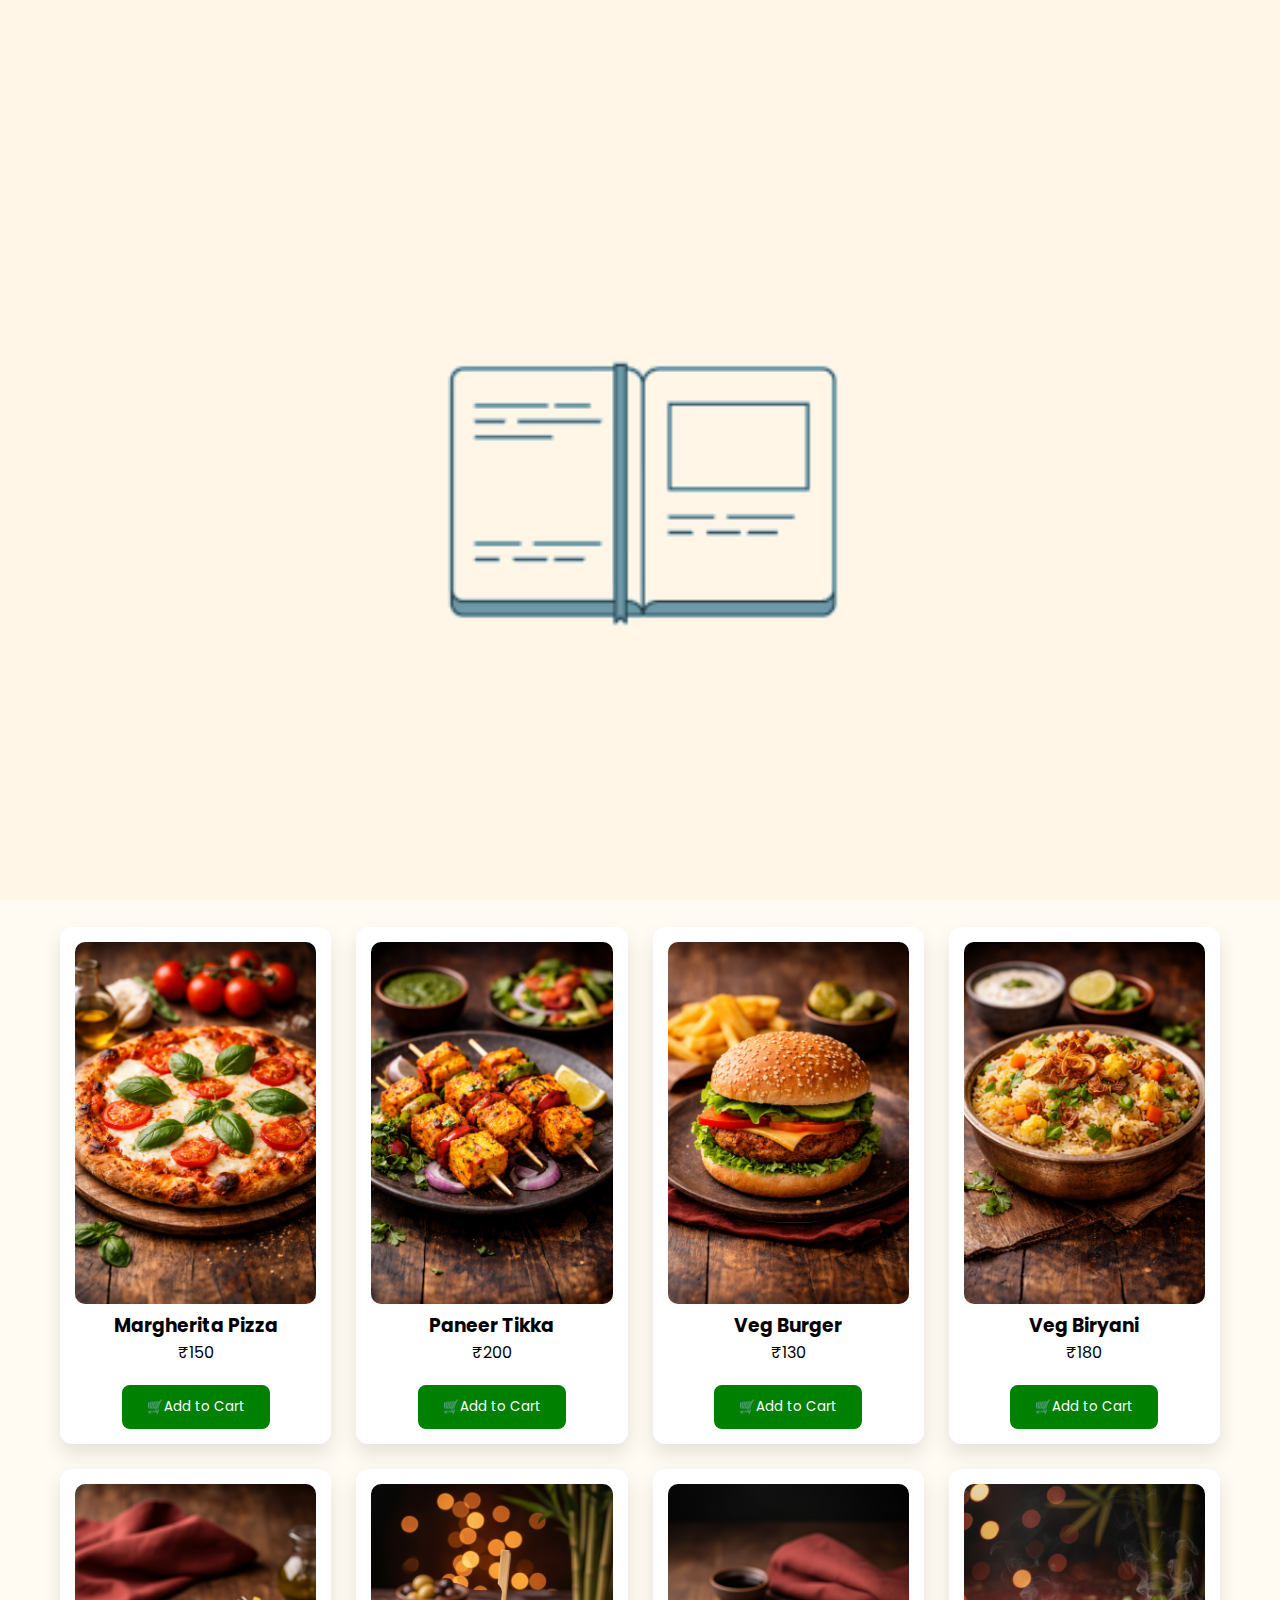
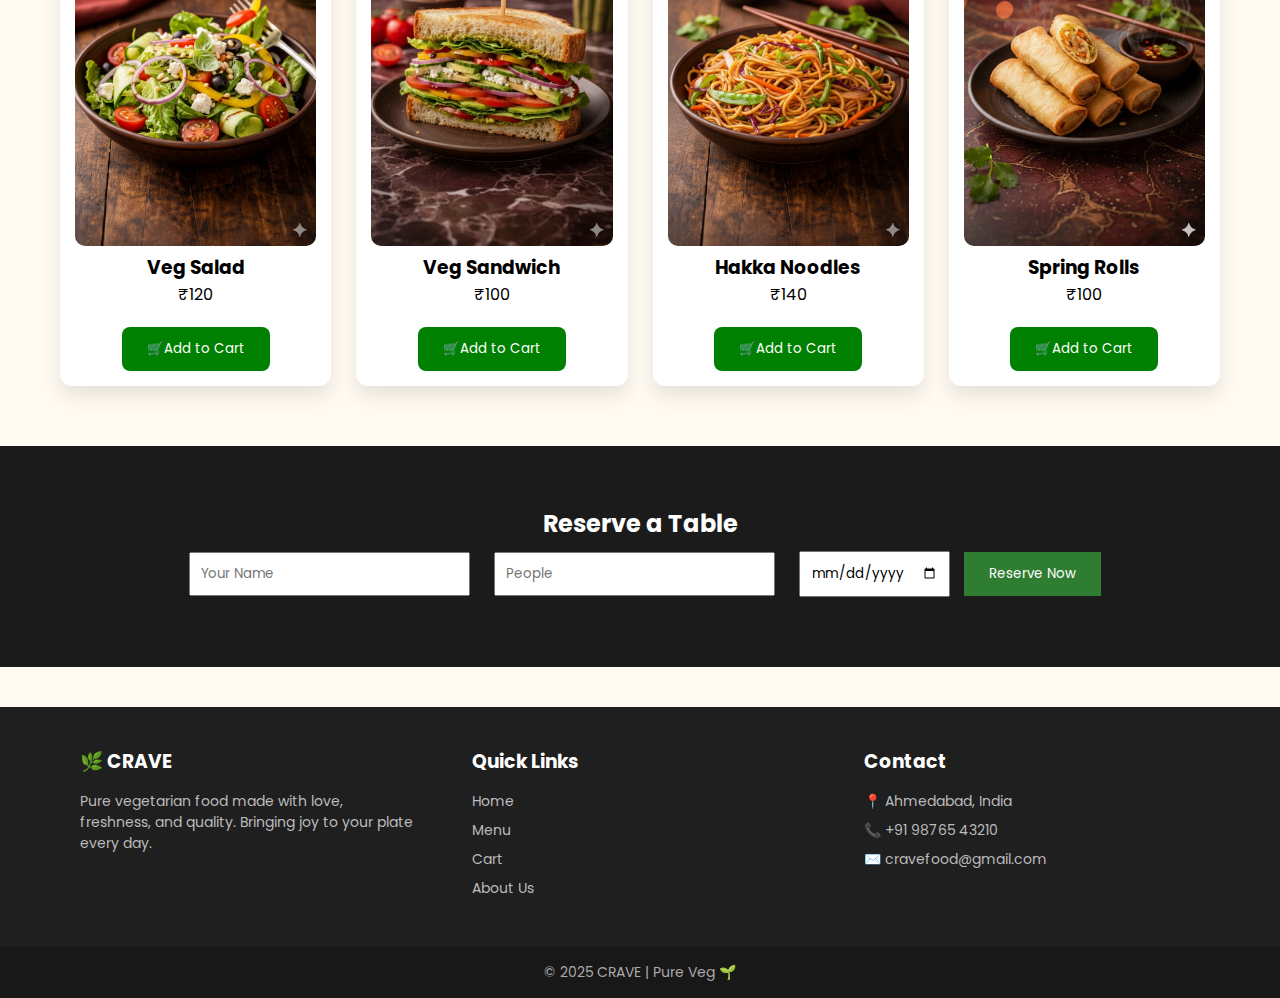
<file: index.html>
<!DOCTYPE html>
<html lang="en">

<head>
  <meta charset="UTF-8">
  <title>CRAVE | Veg Food</title>
  <link rel="stylesheet" href="style.css">
  <link href="https://fonts.googleapis.com/css2?family=Poppins:wght@300;400;600&display=swap" rel="stylesheet">
</head>

<body>

  <header class="navbar">
    <div class="logo">
      <a href="#homee">🌿 <b>CRAVE</b></a>
    </div>
    <nav>
      <a href="#homee"><b> Home</b></a>
      <a href="#speciall"><b>Menu</b></a>
      <a href="#reservee"><b>Reserve</b></a>
      <a href="about-us.html"><b>About-us</b></a>
      <a href="add-to-cart.html"><b>Add-to-cart</b></a>
    </nav>
  </header>

  <section id="homee" class="hero">
    <div class="hero-text">
      <br>
      <h1>Choosing The<br><span>Best Veg Food</span></h1>
      <p>Bringing joy to your plate with love.</p>
      <a href="#speciall"><button>ORDER NOW</button></a>
    </div>
    <div class="hero-img">

    </div>
  </section>

  <section class="features">
    <div class="feature">🥗 Fresh Ingredients</div>
    <div class="feature">🎟 Discount Offers</div>
    <div class="feature">⚡ Fast Delivery</div>
  </section>

  <section id="speciall" class="special"><br>
    <h2>Today's Special</h2>

    <div class="filter">
      <button class="active" onclick="filterFood('all', this)">All</button>
      <button onclick="filterFood('pizza', this)">Pizza</button>
      <button onclick="filterFood('indian', this)">Indian</button>
      <button onclick="filterFood('burger', this)">Burger</button>
      <button onclick="filterFood('salad', this)">Salad</button>
      <button onclick="filterFood('snacks', this)">Snacks</button>
    </div>

    <div class="grid">
      <div class="card pizza">
        <img src="images/pizaa.png">
        <h3>Margherita Pizza</h3>
        <p>₹150</p>
        <button onclick="addToCart('Margherita Pizza',150)">🛒Add to Cart</button>
      </div>

      <div class="card indian">
        <img src="images/tikka.png">
        <h3>Paneer Tikka</h3>
        <p>₹200</p>
        <button onclick="addToCart('Paneer Tikka',200)">🛒Add to Cart</button>
      </div>

      <div class="card burger">
        <img src="images/burger.png">
        <h3>Veg Burger</h3>
        <p>₹130</p>
        <button onclick="addToCart('Veg Burger',130)">🛒Add to Cart</button>
      </div>

      <div class="card indian">
        <img src="images/biryani.png">
        <h3>Veg Biryani</h3>
        <p>₹180</p>
        <button onclick="addToCart('Veg Biryani',180)">🛒Add to Cart</button>
      </div>

      <div class="card salad">
        <img src="images/salad.png">
        <h3>Veg Salad</h3>
        <p>₹120</p>
        <button onclick="addToCart('Veg Salad',120)">🛒Add to Cart</button>
      </div>

      <div class="card snacks">
        <img src="images/sandwich.png">
        <h3>Veg Sandwich</h3>
        <p>₹100</p>
        <button onclick="addToCart('Veg Sandwich',100)">🛒Add to Cart</button>
      </div>

      <div class="card snacks">
        <img src="images/hakka.png">
        <h3>Hakka Noodles</h3>
        <p>₹140</p>
        <button onclick="addToCart('Hakka Noodles',140)">🛒Add to Cart</button>
      </div>

      <div class="card snacks">
        <img src="images/rolls.png">
        <h3>Spring Rolls</h3>
        <p>₹100</p>
        <button onclick="addToCart('Spring Rolls',100)">🛒Add to Cart</button>
      </div>

    </div>
  </section>

  <section id="reservee" class="reserve">
    <h2>Reserve a Table</h2>
    <form onsubmit="return rev()">
      <input type="text" placeholder="Your Name" id="name">
      <input type="number" placeholder="People" id="people">
      <input type="date" id="date">
      <button type="submit">Reserve Now</button>
    </form>
  </section>

  <!-- <footer id="foot">
    <p>© 2025 CRAVE | Pure Veg 🌱</p>
  </footer> -->
  <footer class="crave-footer">
  <div class="footer-container">

    <div class="footer-box">
      <h3>🌿 CRAVE</h3>
      <p>
        Pure vegetarian food made with love, freshness, and quality.
        Bringing joy to your plate every day.
      </p>
    </div>

    <div class="footer-box">
      <h3>Quick Links</h3>
      <a href="index.html">Home</a>
      <a href="index.html#speciall">Menu</a>
      <a href="add-to-cart.html">Cart</a>
      <a href="about-us.html">About Us</a>
    </div>

    <div class="footer-box">
      <h3>Contact</h3>
      <p>📍 Ahmedabad, India</p>
      <p>📞 +91 98765 43210</p>
      <p>✉️ cravefood@gmail.com</p>
    </div>

  </div>

  <div class="footer-bottom">
    <p>© 2025 CRAVE | Pure Veg 🌱</p>
  </div>
</footer>


  <div class="loader-container">
      <!-- Gif Source Link: https://tenor.com/view/gb-notebook-laptop-gif-17733403 -->
      <img src="/images/mainLoader.gif" alt="">
    </div>
    <!-- Loader End -->

  <script src="script.js"></script>
</body>

</html>
</file>
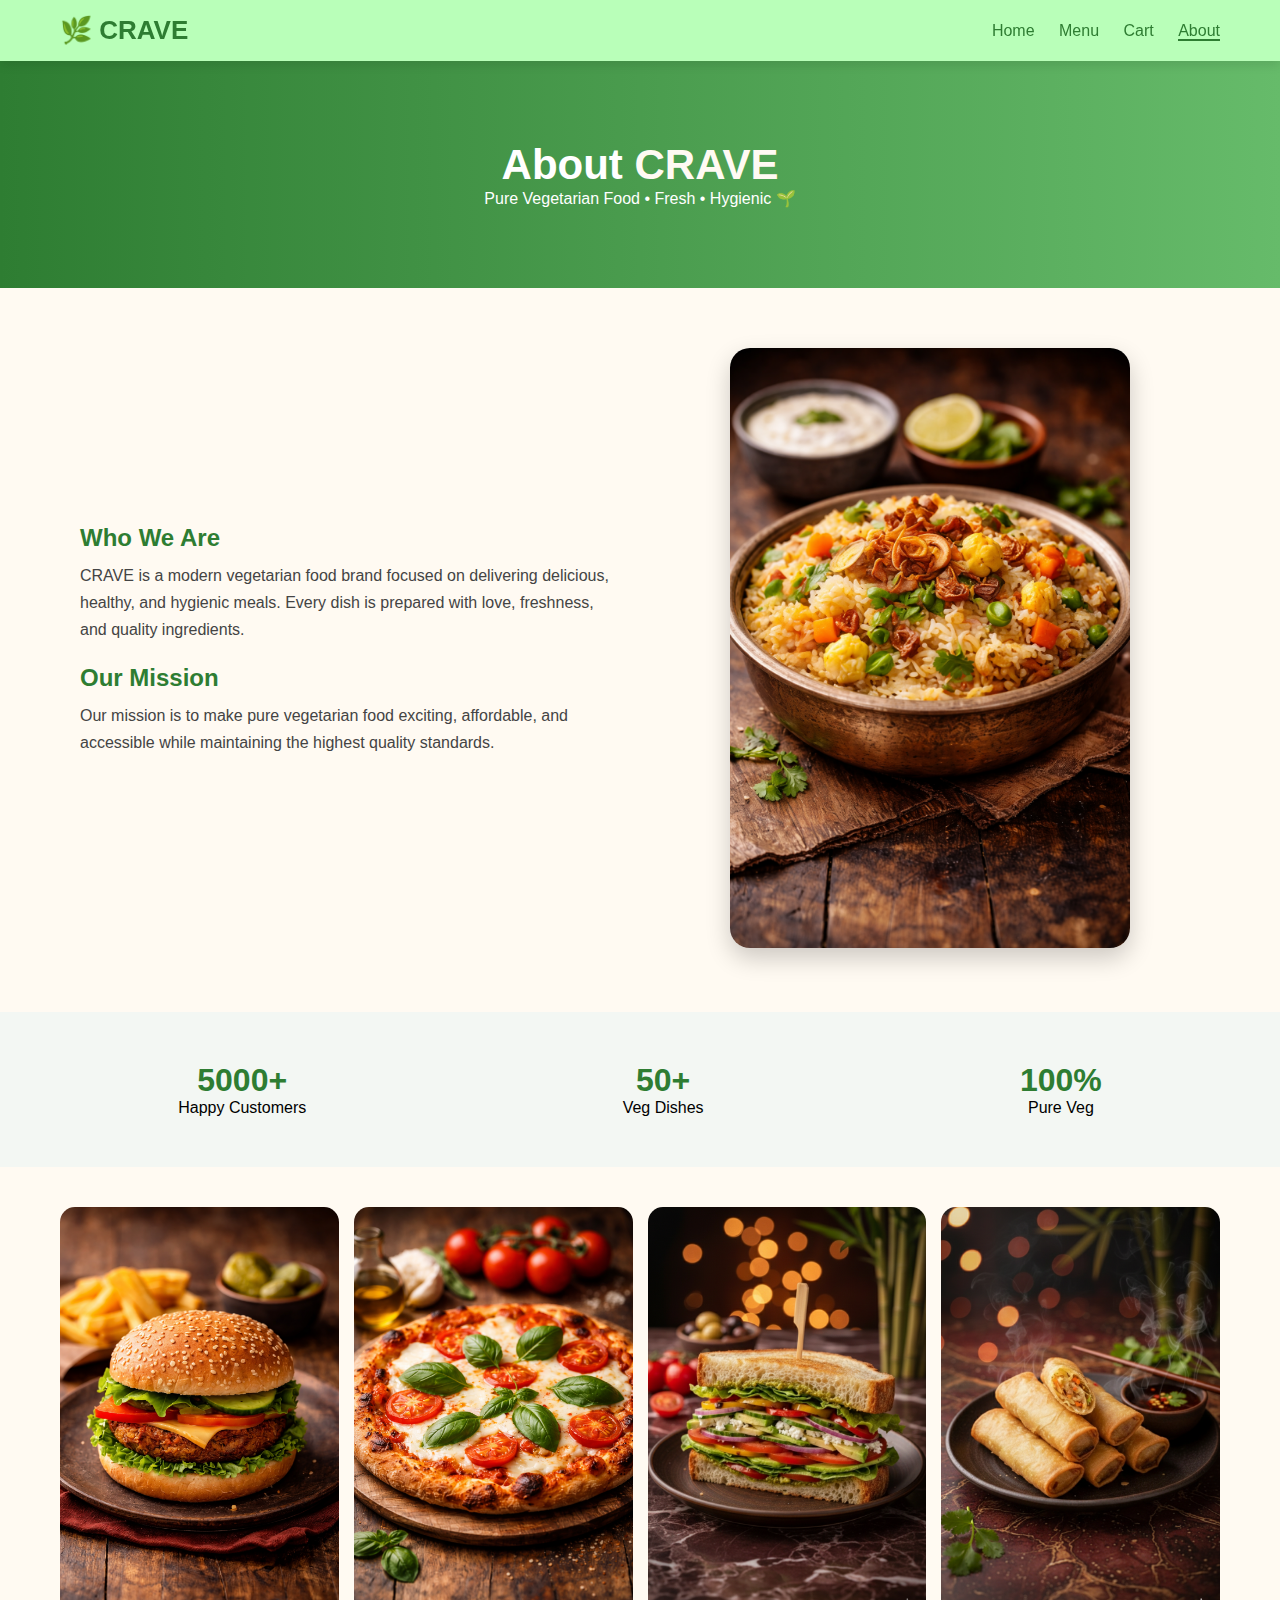
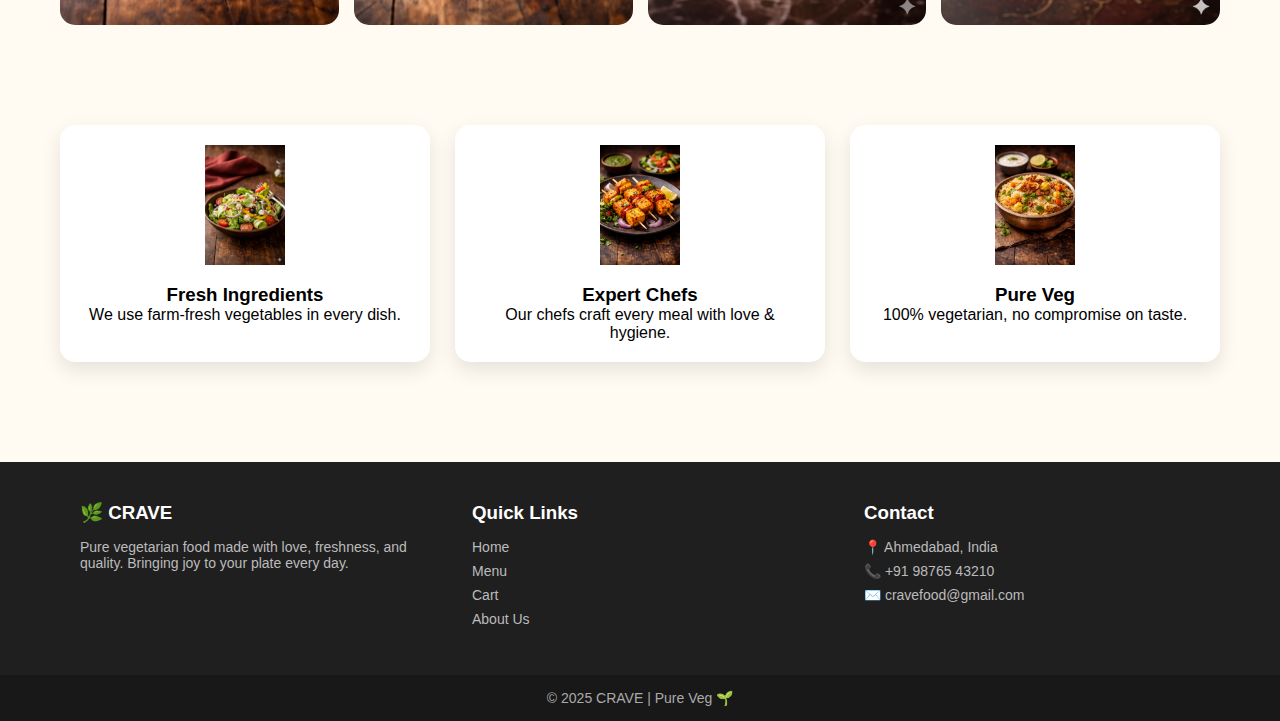
<file: about-us.html>
<!DOCTYPE html>
<html lang="en">
<head>
  <meta charset="UTF-8">
  <meta name="viewport" content="width=device-width, initial-scale=1.0">
  <title>About Us | CRAVE</title>
  <link rel="stylesheet" href="style.css">
</head>
<style>
  /* ===== ABOUT US PAGE ===== */
  /* ===== ABOUT PAGE NAVBAR FIX ===== */
.about-navbar{
  position: sticky;
  top: 0;
  background:#b9ffb9;
  z-index:1000;
  box-shadow:0 4px 10px rgba(0,0,0,0.1);
}

.nav-container{
  display:flex;
  justify-content:space-between;
  align-items:center;
  padding:15px 60px;
}

.about-navbar nav a{
  margin-left:20px;
  text-decoration:none;
  color:#2e7d32;
  font-weight:500;
}

.about-navbar nav a.active{
  border-bottom:2px solid #2e7d32;
}

@media(max-width:768px){
  .nav-container{
    flex-direction:column;
    gap:10px;
  }
}


.about-hero{
  /* margin-top:90px; */
  background:linear-gradient(to right,#2e7d32,#66bb6a);
  color:white;
  text-align:center;
  padding:80px 20px;
}

.about-hero h1{
  font-size:42px;
}

.about-hero span{
  color:#fffaf3;
}

.about-section{
  display:flex;
  gap:40px;
  padding:60px 80px;
  align-items:center;
}

.about-text{
  flex:1;
}

.about-text h2{
  color:#2e7d32;
  margin-bottom:10px;
}

.about-text p{
  line-height:1.7;
  margin-bottom:20px;
  color:#444;
}

.about-image{
  flex:1;
  text-align:center;
}

.about-image img{
  width:100%;
  max-width:400px;
  border-radius:20px;
  box-shadow:0 10px 25px rgba(0,0,0,0.2);
}

.about-stats{
  display:flex;
  justify-content:space-around;
  background:#f3f7f3;
  padding:50px 20px;
}

.stat{
  text-align:center;
}

.stat h3{
  font-size:32px;
  color:#2e7d32;
}

.about-cards{
  display:grid;
  grid-template-columns:repeat(3,1fr);
  gap:25px;
  padding:60px;
}

.about-card{
  background:#fff;
  padding:20px;
  text-align:center;
  border-radius:15px;
  box-shadow:0 8px 20px rgba(0,0,0,0.1);
  transition:0.3s;
}

.about-card:hover{
  transform:translateY(-8px);
}

.about-card img{
  width:80px;
  margin-bottom:15px;
}

@media(max-width:768px){
  .about-cards{
    grid-template-columns:1fr;
    padding:30px;
  }
}

.about-gallery{
  display:grid;
  grid-template-columns:repeat(4,1fr);
  gap:15px;
  padding:40px 60px;
}

.about-gallery img{
  width:100%;
  border-radius:15px;
}

@media(max-width:768px){
  .about-gallery{
    grid-template-columns:repeat(2,1fr);
    padding:20px;
  }
}


/* MOBILE */
@media(max-width:768px){
  .about-section{
    flex-direction:column;
    padding:40px 20px;
  }

  .about-hero h1{
    font-size:32px;
  }

  .about-stats{
    flex-direction:column;
    gap:20px;
  }
}

</style>
<body>

<!-- NAVBAR (same as home) -->
<header class="about-navbar">
  <div class="nav-container">
    <div class="logo">
      <a href="index.html">🌿 CRAVE</a>
    </div>
    <nav>
      <a href="index.html">Home</a>
      <a href="index.html">Menu</a>
      <a href="add-to-cart.html">Cart</a>
      <a class="active" href="about-us.html">About</a>
    </nav>
  </div>
</header>


<!-- HERO -->
<section class="about-hero">
  <h1>About <span>CRAVE</span></h1>
  <p>Pure Vegetarian Food • Fresh • Hygienic 🌱</p>
</section>

<!-- ABOUT CONTENT -->
<section class="about-section">
  <div class="about-text">
    <h2>Who We Are</h2>
    <p>
      CRAVE is a modern vegetarian food brand focused on delivering
      delicious, healthy, and hygienic meals.  
      Every dish is prepared with love, freshness, and quality ingredients.
    </p>

    <h2>Our Mission</h2>
    <p>
      Our mission is to make pure vegetarian food exciting, affordable,
      and accessible while maintaining the highest quality standards.
    </p>
  </div>

  <div class="about-image">
    <img src="images/biryani.png" alt="Veg Food">
  </div>
</section>

<!-- STATS -->
<section class="about-stats">
  <div class="stat">
    <h3>5000+</h3>
    <p>Happy Customers</p>
  </div>
  <div class="stat">
    <h3>50+</h3>
    <p>Veg Dishes</p>
  </div>
  <div class="stat">
    <h3>100%</h3>
    <p>Pure Veg</p>
  </div>
</section>

<section class="about-gallery">
  <img src="images/burger.png">
  <img src="images/pizaa.png">
  <img src="images/sandwich.png">
  <img src="images/rolls.png">
</section>

<section class="about-cards">
  <div class="about-card">
    <img src="images/salad.png">
    <h3>Fresh Ingredients</h3>
    <p>We use farm-fresh vegetables in every dish.</p>
  </div>

  <div class="about-card">
    <img src="images/tikka.png">
    <h3>Expert Chefs</h3>
    <p>Our chefs craft every meal with love & hygiene.</p>
  </div>

  <div class="about-card">
    <img src="images/biryani.png">
    <h3>Pure Veg</h3>
    <p>100% vegetarian, no compromise on taste.</p>
  </div>
</section>





<!-- FOOTER -->
 <footer class="crave-footer">
  <div class="footer-container">

    <div class="footer-box">
      <h3>🌿 CRAVE</h3>
      <p>
        Pure vegetarian food made with love, freshness, and quality.
        Bringing joy to your plate every day.
      </p>
    </div>

    <div class="footer-box">
      <h3>Quick Links</h3>
      <a href="index.html">Home</a>
      <a href="index.html#speciall">Menu</a>
      <a href="add-to-cart.html">Cart</a>
      <a href="about-us.html">About Us</a>
    </div>

    <div class="footer-box">
      <h3>Contact</h3>
      <p>📍 Ahmedabad, India</p>
      <p>📞 +91 98765 43210</p>
      <p>✉️ cravefood@gmail.com</p>
    </div>

  </div>

  <div class="footer-bottom">
    <p>© 2025 CRAVE | Pure Veg 🌱</p>
  </div>
</footer>

</body>
</html>
</file>
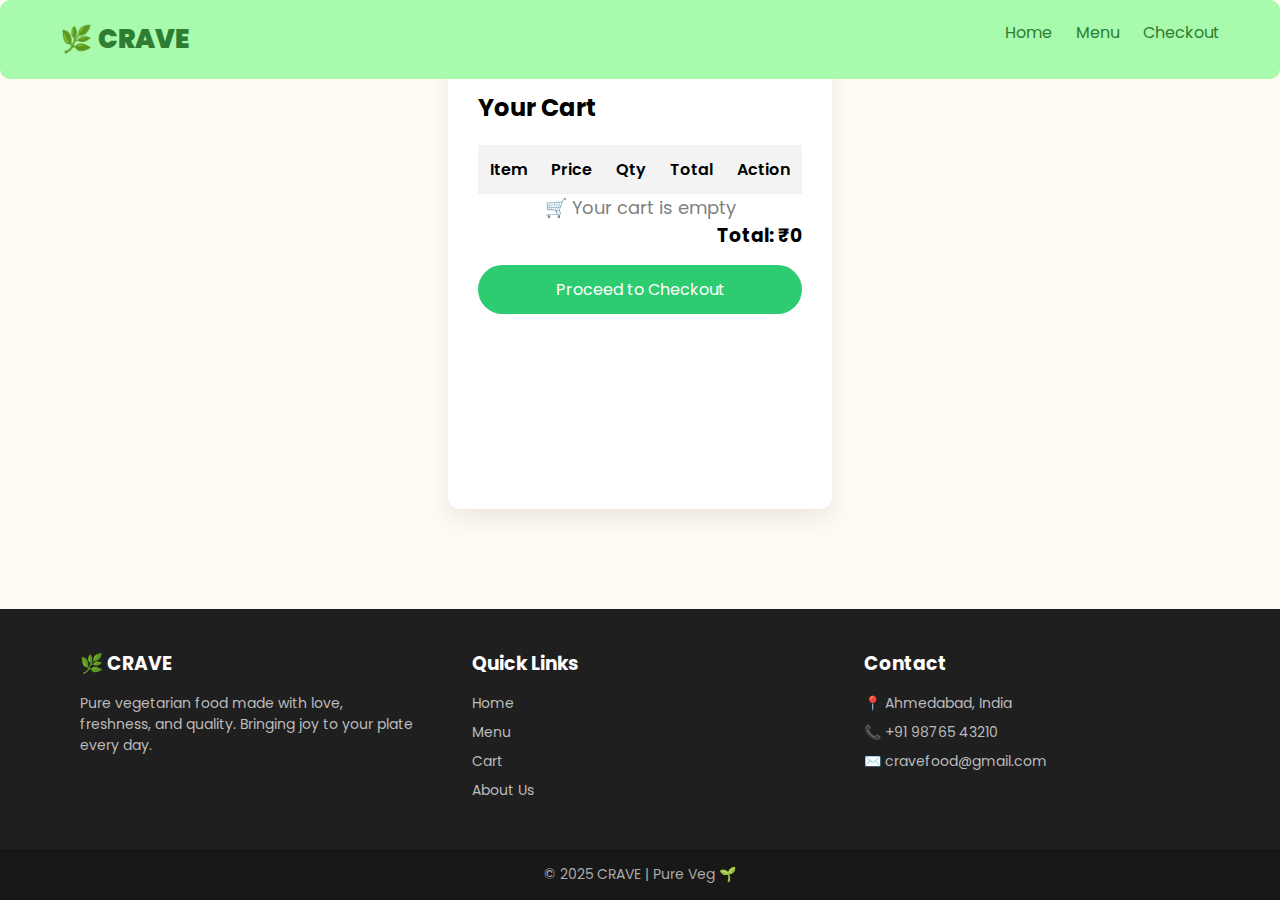
<file: add-to-cart.html>
<!DOCTYPE html>
<html lang="en">

<head>
    <meta charset="UTF-8">
    <title>CRAVE | Cart</title>
    <link rel="stylesheet" href="style.css">
    <link href="https://fonts.googleapis.com/css2?family=Poppins:wght@300;400;600&display=swap" rel="stylesheet">

    <style>
        .cart-box {
            max-width: 900px;
            /* perfect readable width */
            margin: 60px auto;
            /* CENTER horizontally */
            background: #ffffff;
            padding: 30px;
            border-radius: 12px;
            box-shadow: 0 10px 25px rgba(0, 0, 0, 0.08);
        }

        .cart-box table {
            width: 100%;
            border-collapse: collapse;
            margin-top: 20px;
        }

        .cart-box th {
            background: #f3f3f3;
            padding: 12px;
            font-weight: 600;
        }

        .cart-box td {
            padding: 14px;
            text-align: center;
        }

        .cart-box a button{
               width: 100%;
            margin-top: 15px;
            background: #2ecc71;
            color: white;
            border: none;
            padding: 12px;
            border-radius: 25px;
            font-size: 16px;
            cursor: pointer;
        }

        .cart-box a button:hover {
            background: #25b863;
        }

        .empty {
            text-align: center;
            font-size: 18px;
            color: gray;
        }

        .qty-btn {
            padding: 4px 10px;
            font-size: 16px;
            cursor: pointer;
        }

        .remove {
            background: #ff3b3b;
            color: white;
            border: none;
            padding: 6px 12px;
            border-radius: 5px;
            cursor: pointer;
        }


        .page-layout {
            min-height: 100vh;
            display: flex;
            flex-direction: column;
        }

        .cart-box {
            flex: 1;
        }
    </style>
</head>

<body class="page-layout">


    <header class="navbar">
        <div class="logo"><a href="index.html">🌿 <b>CRAVE</b></a></div>
        <nav>
            <a href="index.html">Home</a>
            <a href="#speciall">Menu</a>
            <a href="checkout.html">Checkout</a>
        </nav>
    </header>

    <div class="cart-box">
        <h2>Your Cart</h2>

        <table width="100%" id="cartTable"></table>

        <p class="empty" id="emptyMsg"></p>

        <h3 align="right">Total: ₹<span id="grandTotal">0</span></h3>
        <a href="checkout.html"><button>Proceed to Checkout</button></a>
    </div>

    <!-- <footer id="foot">
        <p>© 2025 CRAVE | Pure Veg 🌱</p>
    </footer> -->

    <!--footer-->
    <footer class="crave-footer">
        <div class="footer-container">

            <div class="footer-box">
                <h3>🌿 CRAVE</h3>
                <p>
                    Pure vegetarian food made with love, freshness, and quality.
                    Bringing joy to your plate every day.
                </p>
            </div>

            <div class="footer-box">
                <h3>Quick Links</h3>
                <a href="index.html">Home</a>
                <a href="index.html#speciall">Menu</a>
                <a href="add-to-cart.html">Cart</a>
                <a href="about-us.html">About Us</a>
            </div>

            <div class="footer-box">
                <h3>Contact</h3>
                <p>📍 Ahmedabad, India</p>
                <p>📞 +91 98765 43210</p>
                <p>✉️ cravefood@gmail.com</p>
            </div>

        </div>

        <div class="footer-bottom">
            <p>© 2025 CRAVE | Pure Veg 🌱</p>
        </div>
    </footer>


    <script>
        let cart = JSON.parse(localStorage.getItem("cart")) || [];
        let table = document.getElementById("cartTable");

        if (cart.length === 0) {
            document.getElementById("emptyMsg").innerText = "🛒 Your cart is empty";
        } else {
            table.innerHTML = `
  <tr>
    <th>Item</th><th>Price</th><th>Qty</th><th>Total</th><th>Action</th>
  </tr>`;
        }

        function render() {
            let total = 0;
            table.innerHTML = `
  <tr>
    <th>Item</th><th>Price</th><th>Qty</th><th>Total</th><th>Action</th>
  </tr>`;

            cart.forEach((item, i) => {
                let t = item.price * item.qty;
                total += t;
                table.innerHTML += `
    <tr>
      <td>${item.name}</td>
      <td>₹${item.price}</td>
      <td>
        <button onclick="change(${i},-1)">−</button>
        ${item.qty}
        <button onclick="change(${i},1)">+</button>
      </td>
      <td>₹${t}</td>
      <td><button class="remove" onclick="removeItem(${i})">Remove</button></td>
    </tr>`;
            });

            document.getElementById("grandTotal").innerText = total;
            localStorage.setItem("cart", JSON.stringify(cart));
        }

        function change(i, val) {
            cart[i].qty += val;
            if (cart[i].qty < 1) cart[i].qty = 1;
            render();
        }

        function removeItem(i) {
            cart.splice(i, 1);
            render();
        }

        render();
    </script>

</body>

</html>
</file>
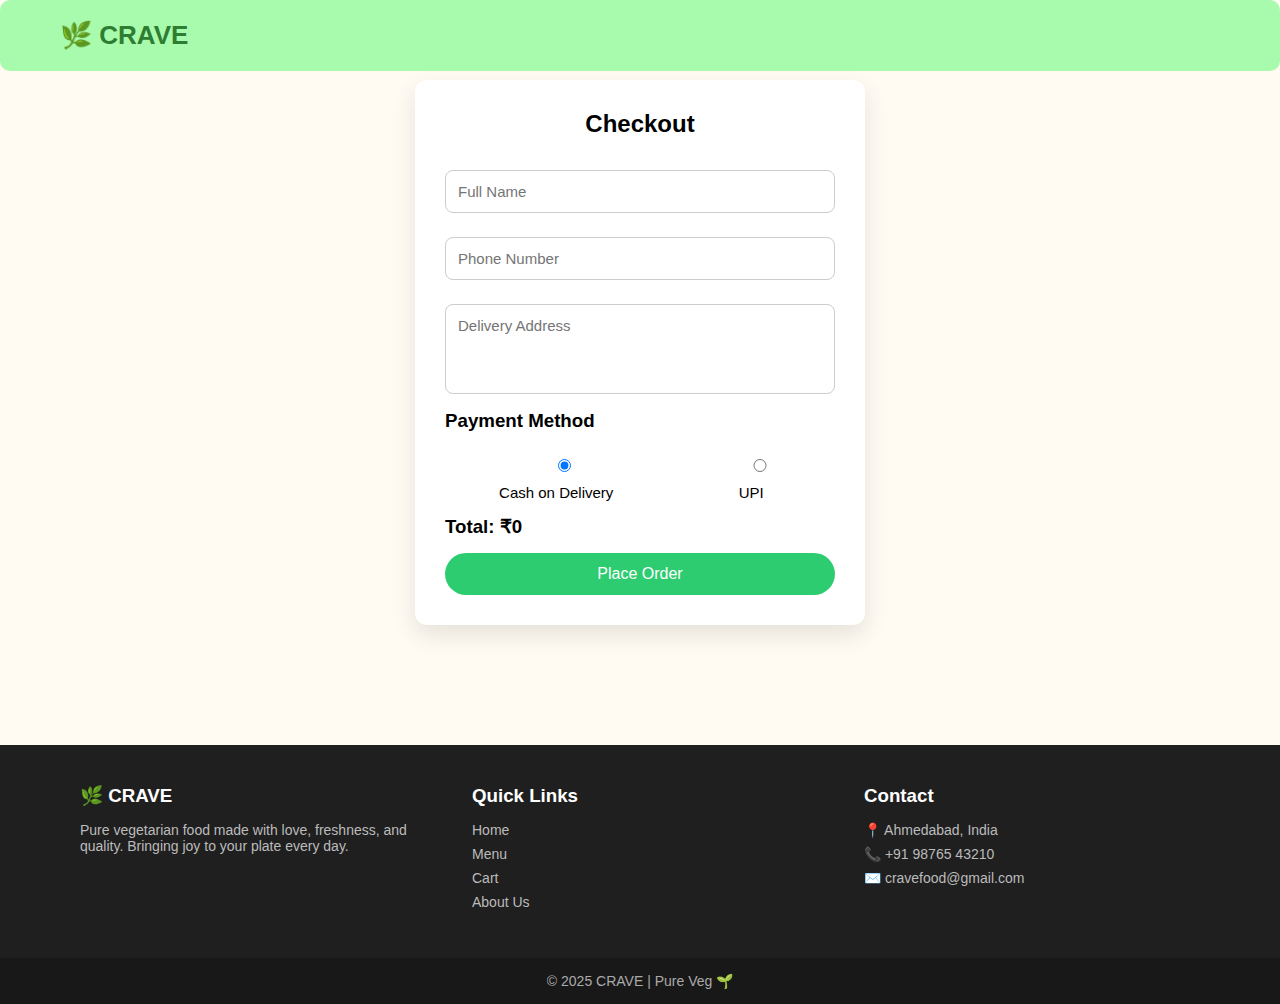
<file: checkout.html>
<!DOCTYPE html>
<html>

<head>
    <title>Checkout</title>
    <link rel="stylesheet" href="style.css">
    <style>
        .form {
            max-width: 450px;
            margin: 80px auto;
            background: #ffffff;
            padding: 30px;
            border-radius: 12px;
            box-shadow: 0 10px 25px rgba(0, 0, 0, 0.1);
        }


        input,
        textarea {
            width: 100%;
            padding: 10px;
            margin: 10px 0
        }

        .form h2 {
            text-align: center;
            margin-bottom: 20px;
        }

        .form input,
        .form textarea {
            width: 100%;
            padding: 12px;
            margin: 12px 0;
            border: 1px solid #ccc;
            border-radius: 8px;
            font-size: 15px;
        }

        .form textarea {
            resize: none;
            height: 90px;
        }

        .form button {
            width: 100%;
            margin-top: 15px;
            background: #2ecc71;
            color: white;
            border: none;
            padding: 12px;
            border-radius: 25px;
            font-size: 16px;
            cursor: pointer;
        }

        .form button:hover {
            background: #25b863;
        }

        .page-layout {
            min-height: 100vh;
            display: flex;
            flex-direction: column;
        }

        .form {
            flex: 1;
        }

        /*payment method*/
        .payment-options {
            display: flex;
            justify-content: space-around;
            margin: 15px 0;
        }

        .payment-options label {
            cursor: pointer;
            font-size: 15px;
        }

        #upiId {
            margin-top: 10px;
        }
    </style>
</head>

<body class="page-layout">


    <header class="navbar">
        <div class="logo"><a href="index.html">🌿 <b>CRAVE</b></a></div>
    </header>

    <div class="form">
        <h2>Checkout</h2>

        <input type="text" id="name" placeholder="Full Name">
        <input type="tel" id="phone" placeholder="Phone Number">
        <textarea id="address" placeholder="Delivery Address"></textarea>

        <h3>Payment Method</h3>

        <div class="payment-options">
            <label>
                <input type="radio" name="payment" value="COD" checked>
                Cash on Delivery
            </label>

            <label>
                <input type="radio" name="payment" value="UPI">
                UPI
            </label>
        </div>

        <input type="text" id="upiId" placeholder="Enter UPI ID" style="display:none;">


        <h3>Total: ₹<span id="total"></span></h3>

        <button onclick="placeOrder()">Place Order</button>
    </div>

    <script>
        let cart = JSON.parse(localStorage.getItem("cart")) || [];
        let sum = 0;
        cart.forEach(i => sum += i.price * i.qty);
        document.getElementById("total").innerText = sum;

        function placeOrder() {
            alert("Order Placed Successfully 🎉");
            localStorage.removeItem("cart");
            window.location.href = "vrushika.html";
        }

        //payment method
        let paymentRadios = document.getElementsByName("payment");
        let upiInput = document.getElementById("upiId");

        paymentRadios.forEach(radio => {
            radio.addEventListener("change", () => {
                upiInput.style.display = radio.value === "UPI" && radio.checked
                    ? "block" : "none";
            });
        });
        //form validation
        function placeOrder() {
            let name = document.getElementById("name").value.trim();
            let phone = document.getElementById("phone").value.trim();
            let address = document.getElementById("address").value.trim();
            let payment = document.querySelector('input[name="payment"]:checked').value;
            let upi = document.getElementById("upiId").value.trim();

            if (name === "" || phone === "" || address === "") {
                alert("Please fill all details");
                return;
            }

            if (phone.length !== 10) {
                alert("Enter valid 10-digit phone number");
                return;
            }

            if (payment === "UPI" && upi === "") {
                alert("Please enter UPI ID");
                return;
            }

            localStorage.removeItem("cart");
            window.location.href = "order-success.html";
        }

    </script>
    <footer class="crave-footer">
        <div class="footer-container">

            <div class="footer-box">
                <h3>🌿 CRAVE</h3>
                <p>
                    Pure vegetarian food made with love, freshness, and quality.
                    Bringing joy to your plate every day.
                </p>
            </div>

            <div class="footer-box">
                <h3>Quick Links</h3>
                <a href="index.html">Home</a>
                <a href="index.html#speciall">Menu</a>
                <a href="add-to-cart.html">Cart</a>
                <a href="about-us.html">About Us</a>
            </div>

            <div class="footer-box">
                <h3>Contact</h3>
                <p>📍 Ahmedabad, India</p>
                <p>📞 +91 98765 43210</p>
                <p>✉️ cravefood@gmail.com</p>
            </div>

        </div>

        <div class="footer-bottom">
            <p>© 2025 CRAVE | Pure Veg 🌱</p>
        </div>
    </footer>

</body>

</html>
</file>
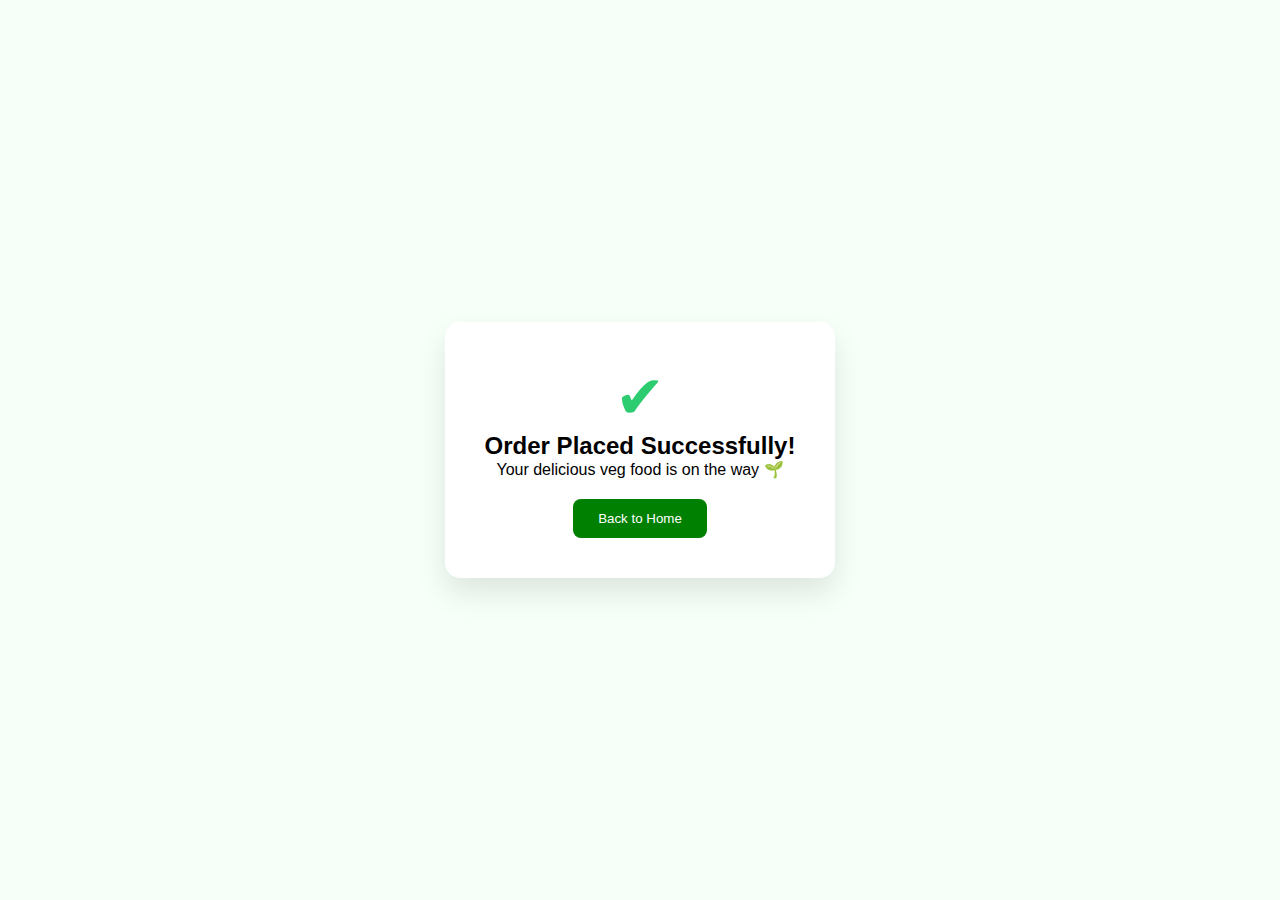
<file: order-success.html>
<!DOCTYPE html>
<html>
<head>
<title>Order Successful</title>
<link rel="stylesheet" href="style.css">

<style>
.success{
  height:100vh;
  display:flex;
  justify-content:center;
  align-items:center;
  background:#f7fff9;
}

.card{
  background:#fff;
  padding:40px;
  text-align:center;
  border-radius:15px;
  box-shadow:0 15px 30px rgba(0,0,0,0.1);
  animation:pop 0.6s ease;
}

.check{
  font-size:60px;
  color:#2ecc71;
}

@keyframes pop{
  from{transform:scale(0.8);opacity:0}
  to{transform:scale(1);opacity:1}
}
</style>
</head>

<body>

<div class="success">
  <div class="card">
    <div class="check">✔</div>
    <h2>Order Placed Successfully!</h2>
    <p>Your delicious veg food is on the way 🌱</p>
    <a href="index.html"><button>Back to Home</button></a>
  </div>
</div>

</body>
</html>
</file>
<file: style.css>
/* * {
  margin: 0;
  padding: 0;
  box-sizing: border-box;
  font-family: 'Poppins', sans-serif;
  scroll-behavior: smooth;
}

body {
  background: #fffaf3;
} */

*{
  margin: 0;
  padding: 0;
  box-sizing: border-box;
  font-family: 'Poppins', sans-serif;
  scroll-behavior: smooth;
}

html, body{
  width: 100%;
  height: 100%;
  background: #fffaf2; /* same as your page bg */
}

.navbar {
  display: flex;
  justify-content: space-between;
  padding: 20px 60px;
  position: fixed;
  width: 100%;
  background-color: #a8fbac;
  border-radius: 10px;
  z-index: 1;
}

.logo a{
  font-size: 26px;
  font-weight: 600;
  color: #2e7d32;
  text-decoration: none;
}

nav a {
  margin-left: 20px;
  text-decoration: none;
  color: #2e7d32;
  size: 7px;
}

nav a:hover{
  color: #000000;
}

.hero {
  display: inline-block;
  margin-top: 5%;
  padding: 60px;
  width: 100%;
  /* background: linear-gradient(to right, #fff7e6, #ffd180); */
  background-image: url("images/Home.png");
  background-repeat: no-repeat;
  background-size: 100%;

}
.filter button:hover{
  background-color: #2e7d32;
  color: #fffaf3;

}

.hero-text h1{
  color: #fffaf3;
}

.hero-text h1 span {
  color: #2e7d32;
  padding-top: 100px;
}
.hero-text p{
  color: #fffaf3;
}

.hero button {
  margin-top: 20px;
  padding: 12px 25px;
  background: #2e7d32;
  color: white;
  border: none;
  cursor: pointer;
  border-radius: 5px;
}

.hero button:hover{
  background-color: #1c501f;
}

.hero-img  {
  width: 350px;
  height: 170px;
}

.features {
  display: flex;
  justify-content: space-around;
  padding: 40px;
}

.feature {
  background: white;
  padding: 20px;
  border-radius: 10px;
  box-shadow: 3px 8px 20px gray;
}

.special {
  padding: 60px;
  text-align: center;
  
}

.filter button {
  margin: 10px;
  padding: 8px 18px;
  border-radius: 20px;
  border: 1px solid #2e7d32;
  background: white;
}

.filter .active {
  background: #2e7d32;
  color: white;
}

.grid {
  display: grid;
  grid-template-columns: repeat(4, 1fr);
  gap: 25px;
  margin-top: 40px;
}

.card {
  background: white;
  border-radius: 12px;
  box-shadow: 0 10px 20px rgba(0,0,0,0.1);
  padding: 15px;
  z-index: 0;
}

.card img {
  width: 100%;
  border-radius: 10px;
}

.card:hover{
  transform: scale(1.1);
}

.card button{
  margin-top: 20px;
  padding: 12px 25px;
  background: green;
  color: white;
  border: none;
  cursor: pointer;
  border-radius: 8px;
}
.card button:hover{
  background-color: #1e5421;
  
}

.reserve {
  background: #1b1b1b;
  color: white;
  padding: 60px;
  text-align: center;
}

.reserve input {
  padding: 10px;
  margin: 10px;
}

.reserve button {
  background: #2e7d32;
  color: white;
  border: none;
  padding: 12px 25px;
}

.reserve button:hover{
  background-color: #1c501f;
}

/* footer {
  text-align: center;
  padding: 20px;
  background: #222;
  color: white;
} */

/*footer*/
.crave-footer{
  background:#1f1f1f;
  color:#ddd;
  margin-top:40px;
  font-family:'Poppins', sans-serif;
}

.footer-container{
  display:flex;
  justify-content:space-between;
  padding:40px 80px;
  flex-wrap:wrap;
}

.footer-box{
  width:30%;
  min-width:250px;
}

.footer-box h3{
  color:#fff;
  margin-bottom:15px;
}

.footer-box p, 
.footer-box a{
  color:#bbb;
  font-size:14px;
  text-decoration:none;
  display:block;
  margin-bottom:8px;
}

.footer-box a:hover{
  color:#4CAF50;
}

.footer-bottom{
  text-align:center;
  padding:15px;
  background:#181818;
  color:#aaa;
  font-size:14px;
}

/* Mobile Responsive */
/* ===== Responsive Layout ===== */

/* Tablets */
@media (max-width: 1024px) {
  .navbar {
    padding: 15px 30px;
  }

  .features {
    flex-wrap: wrap;
    gap: 20px;
  }

  .grid {
    grid-template-columns: repeat(2, 1fr);
  }

  .hero {
    padding: 40px 30px;
    background-size: cover;
  }
}

/* Mobile */
@media (max-width: 600px) {
  .navbar {
    flex-direction: column;
    align-items: flex-start;
  }

  nav {
    margin-top: 10px;
  }

  nav a {
    margin: 10px 10px 0 0;
    display: inline-block;
  }

  .hero {
    margin-top: 80px;
    padding: 30px 20px;
    text-align: center;
  }

  .features {
    flex-direction: column;
    padding: 20px;
  }

  .grid {
    grid-template-columns: 1fr;
  }

  .card:hover {
    transform: none;
  }

  .reserve {
    padding: 30px 20px;
  }

  .reserve input {
    width: 100%;
  }
}

@media(max-width:768px){
  .footer-container{
    padding:30px;
  }
  .footer-box{
    width:100%;
    margin-bottom:25px;
  }
}


/* Loader Section */
/* Loader Section */
.loader-container {
  position: fixed;
  top: 0;
  left: 0;
  height: 100vh;
  width: 100%;
  background: #fff6e8;
  display: flex;
  align-items: center;
  justify-content: center;
  z-index: 10000;
  transition: opacity 0.5s ease;
}

.loader-container img {
  height: 40rem;
}
</file>
